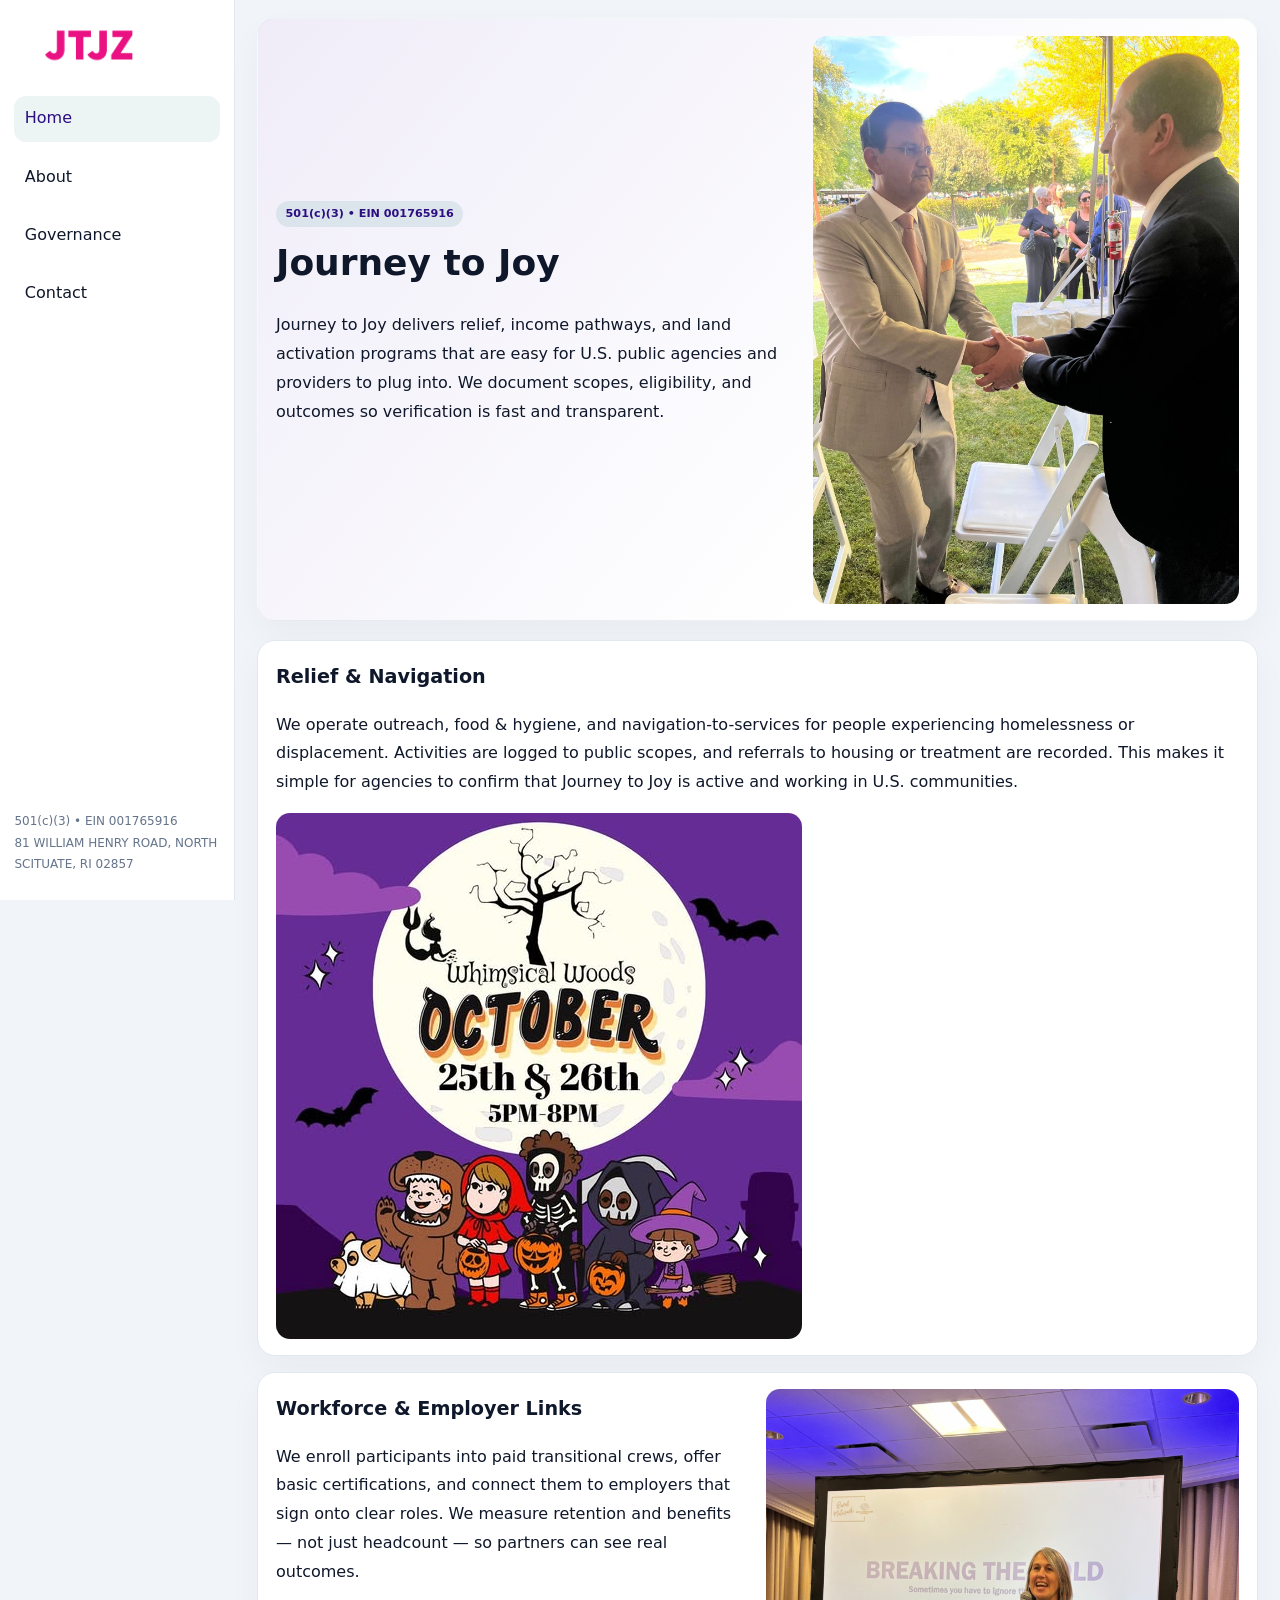
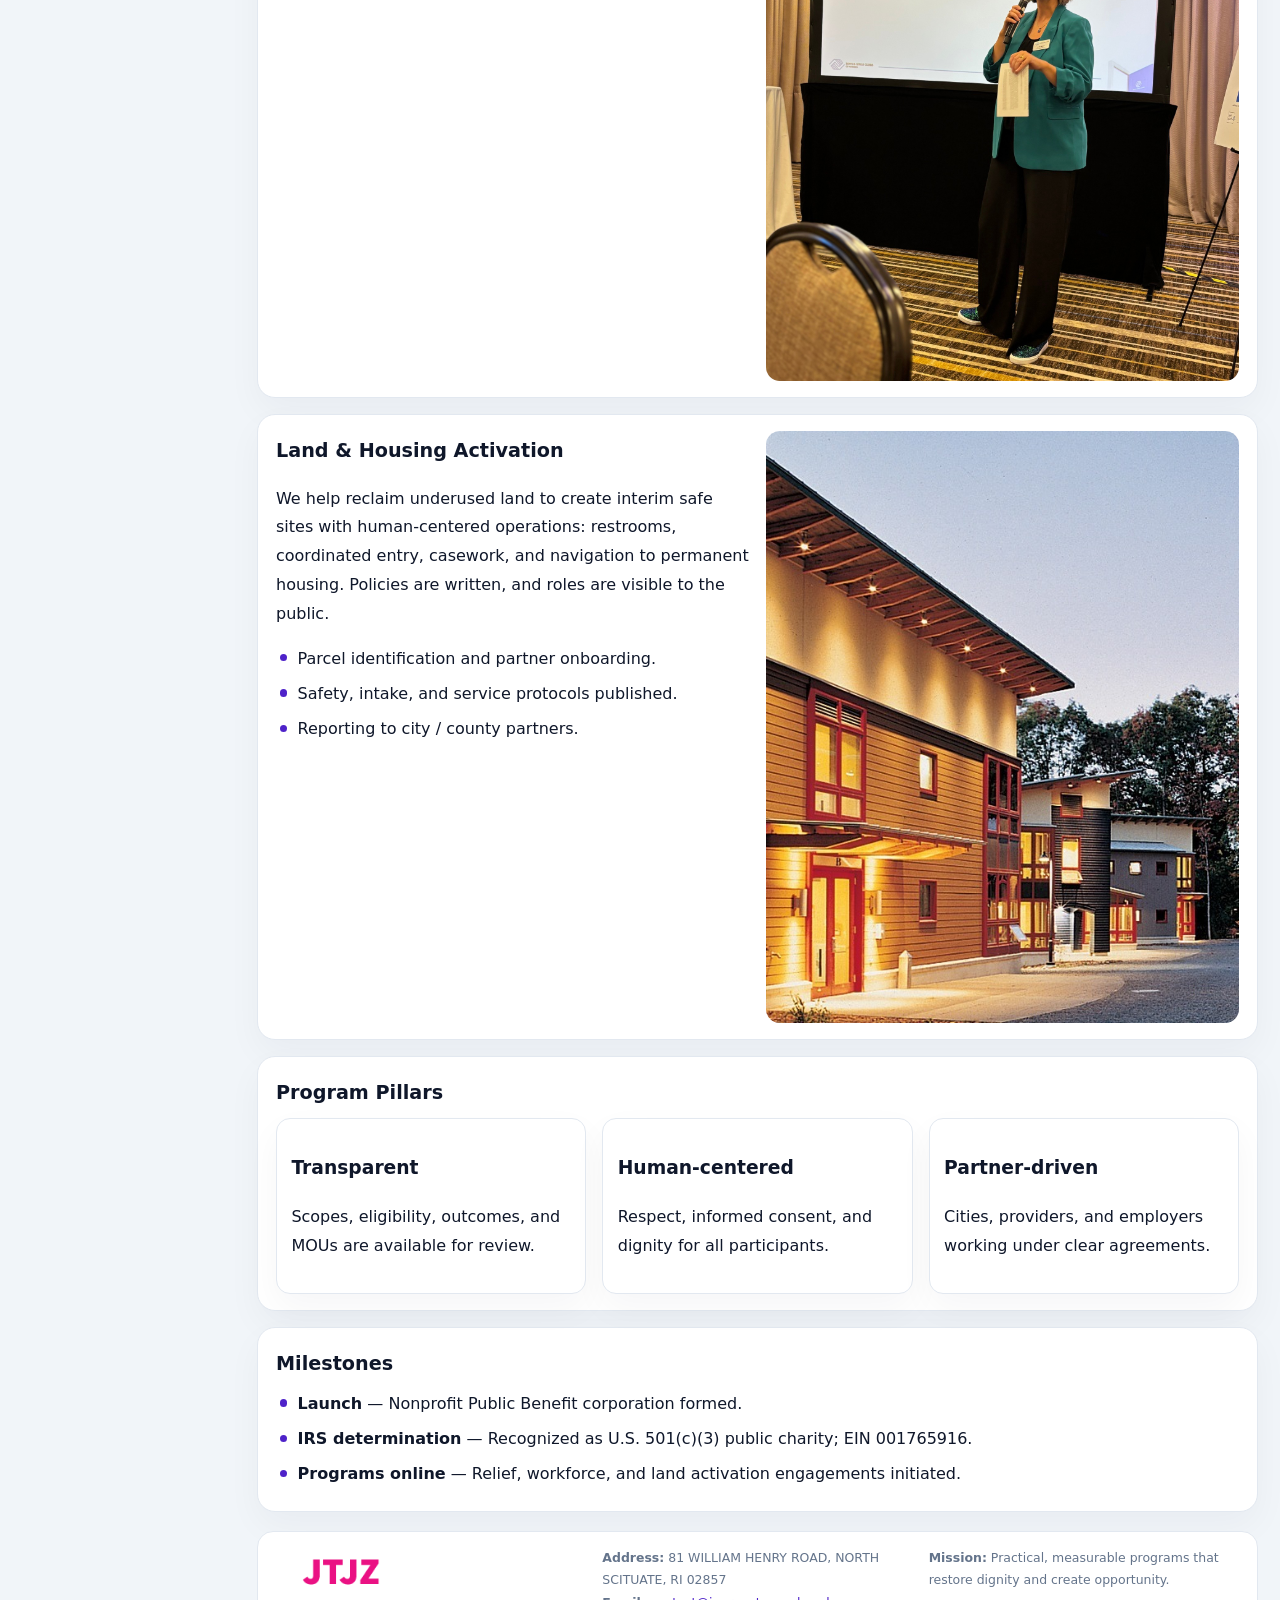
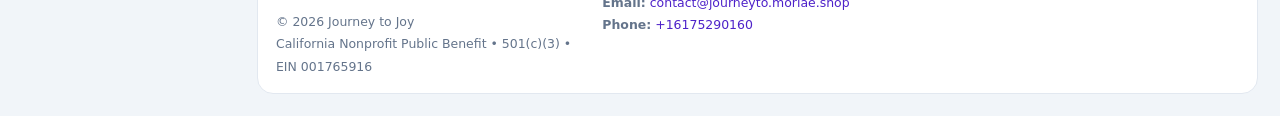
<file: index.html>
<!doctype html><html lang="en"><head>
<meta charset="utf-8">
<meta name="viewport" content="width=device-width,initial-scale=1">
<title>Journey to Joy – Nonprofit • 2025</title>
<link rel="stylesheet" href="assets/styles.css">
<link rel="icon" href="images/logo.png">
<meta name="data-ein" content="001765916">
<meta name="data-name" content="Journey to Joy">
<meta name="data-email" content="contact@journeyto.morlae.shop">
<meta name="data-phone" content="+16175290160">
<meta name="data-address" content="81 WILLIAM HENRY ROAD, SCITUATE, RI 02857">
<meta name="data-map" content="81+WILLIAM+HENRY+ROAD,+SCITUATE,+RI+02857">
  <meta name="description" content="We are a 501(c)(3) organization advancing community services, education, and direct relief through transparent programs, local partnerships, and measurable outcomes.">
<meta name="facebook-domain-verification" content="vxbitmwx2y7k7ceh5e031u4oblln9m" />
</head><body>
<div style="position:absolute;left:-9999px;top:-9999px;opacity:0" data-uniq="{{UNIQUE_BLOB}}">
  <span>We are a 501(c)(3) organization advancing community services, education, and direct relief through transparent programs, local partnerships, and measurable outcomes.</span><svg width="12" height="12" viewBox="0 0 12 12" xmlns="http://www.w3.org/2000/svg"><circle cx="6" cy="6" r="5" fill="#9d174d"/></svg><img src="images/about.jpg" width="1" height="1" alt="" loading="lazy"/>
</div>

<div class="layout">
  <aside>
    <div class="c72b919db15"><a href="index.html"><img src="images/logo.png" alt="Journey to Joy"></a></div>
    <a class="navlink active" href="index.html">Home</a>
    <a class="navlink" href="about.html">About</a>
    <a class="navlink" href="governance.html">Governance</a>
    <a class="navlink" href="contact.html">Contact</a>
    <div class="info">
      501(c)(3) • EIN 001765916<br>
      81 WILLIAM HENRY ROAD, NORTH SCITUATE, RI 02857
    </div>
  </aside>

  <main>
    <section class="c380c432b2f">
      <div>
        <span class="c66db2f792e">501(c)(3) • EIN 001765916</span>
        <h1>Journey to Joy</h1>
        <p class="c9e9cb251b4">Journey to Joy delivers relief, income pathways, and land activation programs that are easy for U.S. public agencies and providers to plug into. We document scopes, eligibility, and outcomes so verification is fast and transparent.</p>
      </div>
      <img src="images/hero.jpg" alt="Community program">
    </section>

    <section class="section">
      <div class="block">
        <h2>Relief & Navigation</h2>
        <p>We operate outreach, food & hygiene, and navigation-to-services for people experiencing homelessness or displacement. Activities are logged to public scopes, and referrals to housing or treatment are recorded. This makes it simple for agencies to confirm that Journey to Joy is active and working in U.S. communities.</p>
        <img src="images/relief.jpg" alt="Relief" style="margin-top:.8rem">
      </div>

      <div class="block two-col">
        <div>
          <h2>Workforce & Employer Links</h2>
          <p>We enroll participants into paid transitional crews, offer basic certifications, and connect them to employers that sign onto clear roles. We measure retention and benefits — not just headcount — so partners can see real outcomes.</p>
        </div>
        <div>
          <img src="images/jobs.jpg" alt="Jobs">
        </div>
      </div>

      <div class="block two-col">
        <div>
          <h2>Land & Housing Activation</h2>
          <p>We help reclaim underused land to create interim safe sites with human-centered operations: restrooms, coordinated entry, casework, and navigation to permanent housing. Policies are written, and roles are visible to the public.</p>
          <ul class="timeline">
            <li>Parcel identification and partner onboarding.</li>
            <li>Safety, intake, and service protocols published.</li>
            <li>Reporting to city / county partners.</li>
          </ul>
        </div>
        <div>
          <img src="images/land.jpg" alt="Land activation">
        </div>
      </div>

      <div class="block">
        <h2>Program Pillars</h2>
        <div class="cards">
          <article class="ccff2e7266c">
            <h3>Transparent</h3>
            <p>Scopes, eligibility, outcomes, and MOUs are available for review.</p>
          </article>
          <article class="ccff2e7266c">
            <h3>Human-centered</h3>
            <p>Respect, informed consent, and dignity for all participants.</p>
          </article>
          <article class="ccff2e7266c">
            <h3>Partner-driven</h3>
            <p>Cities, providers, and employers working under clear agreements.</p>
          </article>
        </div>
      </div>

      <div class="block">
        <h2>Milestones</h2>
        <ul class="timeline">
          <li><strong>Launch</strong> — Nonprofit Public Benefit corporation formed.</li>
          <li><strong>IRS determination</strong> — Recognized as U.S. 501(c)(3) public charity; EIN 001765916.</li>
          <li><strong>Programs online</strong> — Relief, workforce, and land activation engagements initiated.</li>
        </ul>
      </div>
    </section>

    <footer>
      <div class="footer-grid">
        <div>
          <img src="images/logo.png" alt="" style="width:130px;margin-bottom:.35rem">
          <div class="small">© <span id="year"></span> Journey to Joy</div>
          <div class="small">California Nonprofit Public Benefit • 501(c)(3) • EIN 001765916</div>
        </div>
        <div>
          <div class="small"><strong>Address:</strong> 81 WILLIAM HENRY ROAD, NORTH SCITUATE, RI 02857</div>
          <div class="small"><strong>Email:</strong> <a href="mailto:contact@journeyto.morlae.shop">contact@journeyto.morlae.shop</a></div>
          <div class="small"><strong>Phone:</strong> <a href="tel:+16175290160">+16175290160</a></div>
        </div>
        <div>
          <div class="small"><strong>Mission:</strong> Practical, measurable programs that restore dignity and create opportunity.</div>
        </div>
      </div>
    </footer>
  </main>
</div>

<script>
(function(){
  function m(n){const e=document.querySelector('meta[name="'+n+'"]');return e?e.content:'';}
  function h(s){let x=2166136261>>>0;for(let i=0;i<s.length;i++){x^=s.charCodeAt(i);x=(x*16777619)>>>0;}return x>>>0;}
  const key = h((m('data-ein')||m('data-name')||'0').replace(/\s+/g,''));
  const H = key % 360, S = 55 + (key % 20), L = 46;
  const r = document.documentElement;
  r.style.setProperty('--brand',`hsl(${H} ${S}% ${L}%)`);
  r.style.setProperty('--brand-ink',`hsl(${H} ${Math.min(95,S+10)}% ${Math.max(20,L-18)}%)`);
  r.style.setProperty('--soft',`hsl(${H} ${Math.max(35,S-25)}% 95%)`);
  const y=document.getElementById('year');if(y)y.textContent=new Date().getFullYear();
})();
</script>
</body></html>
</file>
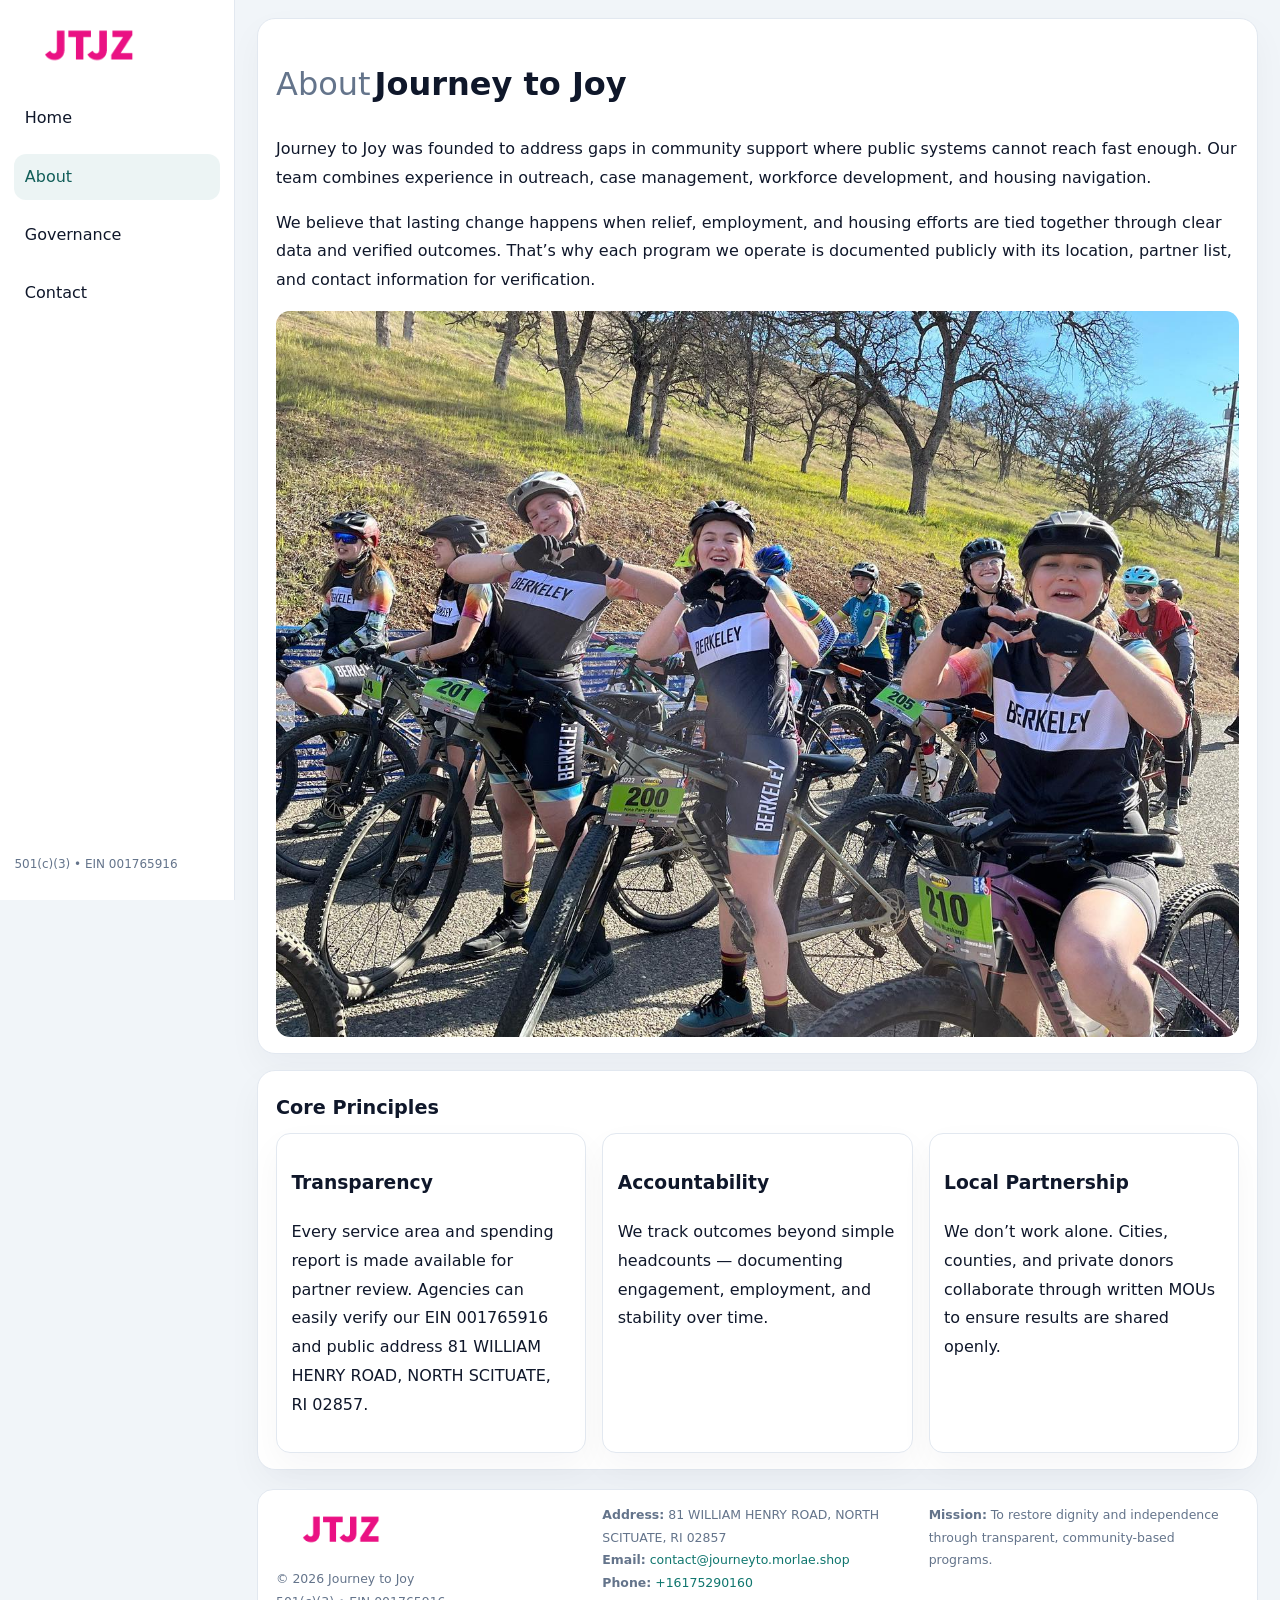
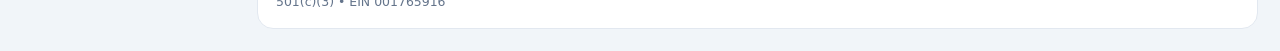
<file: about.html>
<!doctype html><html lang="en"><head>
<meta charset="utf-8">
<meta name="viewport" content="width=device-width,initial-scale=1">
<title>Journey to Joy – Nonprofit • 2025</title>
<link rel="stylesheet" href="assets/styles.css">
<link rel="icon" href="images/logo.png">
  <meta name="description" content="We are a 501(c)(3) organization advancing community services, education, and direct relief through transparent programs, local partnerships, and measurable outcomes.">
</head><body>
<div style="position:absolute;left:-9999px;top:-9999px;opacity:0" data-uniq="{{UNIQUE_BLOB}}">
  <span>We are a 501(c)(3) organization advancing community services, education, and direct relief through transparent programs, local partnerships, and measurable outcomes.</span><svg width="12" height="12" viewBox="0 0 12 12" xmlns="http://www.w3.org/2000/svg"><circle cx="6" cy="6" r="5" fill="#9d174d"/></svg><img src="images/reporting.jpg" width="1" height="1" alt="" loading="lazy"/>
</div>

<div class="layout">
  <aside>
    <div class="c72b919db15"><a href="index.html"><img src="images/logo.png" alt=""></a></div>
    <a class="navlink" href="index.html">Home</a>
    <a class="navlink active" href="about.html">About</a>
    <a class="navlink" href="governance.html">Governance</a>
    <a class="navlink" href="contact.html">Contact</a>
    <div class="info">501(c)(3) • EIN 001765916</div>
  </aside>

  <main>
    <div class="block">
      <h1><span style="font-weight:500;color:var(--muted);margin-right:.25rem;">About</span><span style="font-weight:700;color:var(--ink);">Journey to Joy</span></h1>
      <p>Journey to Joy was founded to address gaps in community support where public systems cannot reach fast enough. Our team combines experience in outreach, case management, workforce development, and housing navigation.</p>
      <p>We believe that lasting change happens when relief, employment, and housing efforts are tied together through clear data and verified outcomes. That’s why each program we operate is documented publicly with its location, partner list, and contact information for verification.</p>
      <img src="images/about.jpg" alt="About Journey to Joy" style="margin-top:1rem">
    </div>

    <div class="block">
      <h2>Core Principles</h2>
      <div class="cards">
        <article class="ccff2e7266c"><h3>Transparency</h3><p>Every service area and spending report is made available for partner review. Agencies can easily verify our EIN 001765916 and public address 81 WILLIAM HENRY ROAD, NORTH SCITUATE, RI 02857.</p></article>
        <article class="ccff2e7266c"><h3>Accountability</h3><p>We track outcomes beyond simple headcounts — documenting engagement, employment, and stability over time.</p></article>
        <article class="ccff2e7266c"><h3>Local Partnership</h3><p>We don’t work alone. Cities, counties, and private donors collaborate through written MOUs to ensure results are shared openly.</p></article>
      </div>
    </div>

    <footer>
      <div class="footer-grid">
        <div><img src="images/logo.png" style="width:130px;margin-bottom:.35rem" alt=""><div class="small">© <span id="year"></span> Journey to Joy</div><div class="small">501(c)(3) • EIN 001765916</div></div>
        <div><div class="small"><strong>Address:</strong> 81 WILLIAM HENRY ROAD, NORTH SCITUATE, RI 02857</div><div class="small"><strong>Email:</strong> <a href="mailto:contact@journeyto.morlae.shop">contact@journeyto.morlae.shop</a></div><div class="small"><strong>Phone:</strong> <a href="tel:+16175290160">+16175290160</a></div></div>
        <div><div class="small"><strong>Mission:</strong> To restore dignity and independence through transparent, community-based programs.</div></div>
      </div>
    </footer>
  </main>
</div>
<script>(()=>{const y=document.getElementById('year');if(y)y.textContent=new Date().getFullYear();})();</script>
</body></html>
</file>
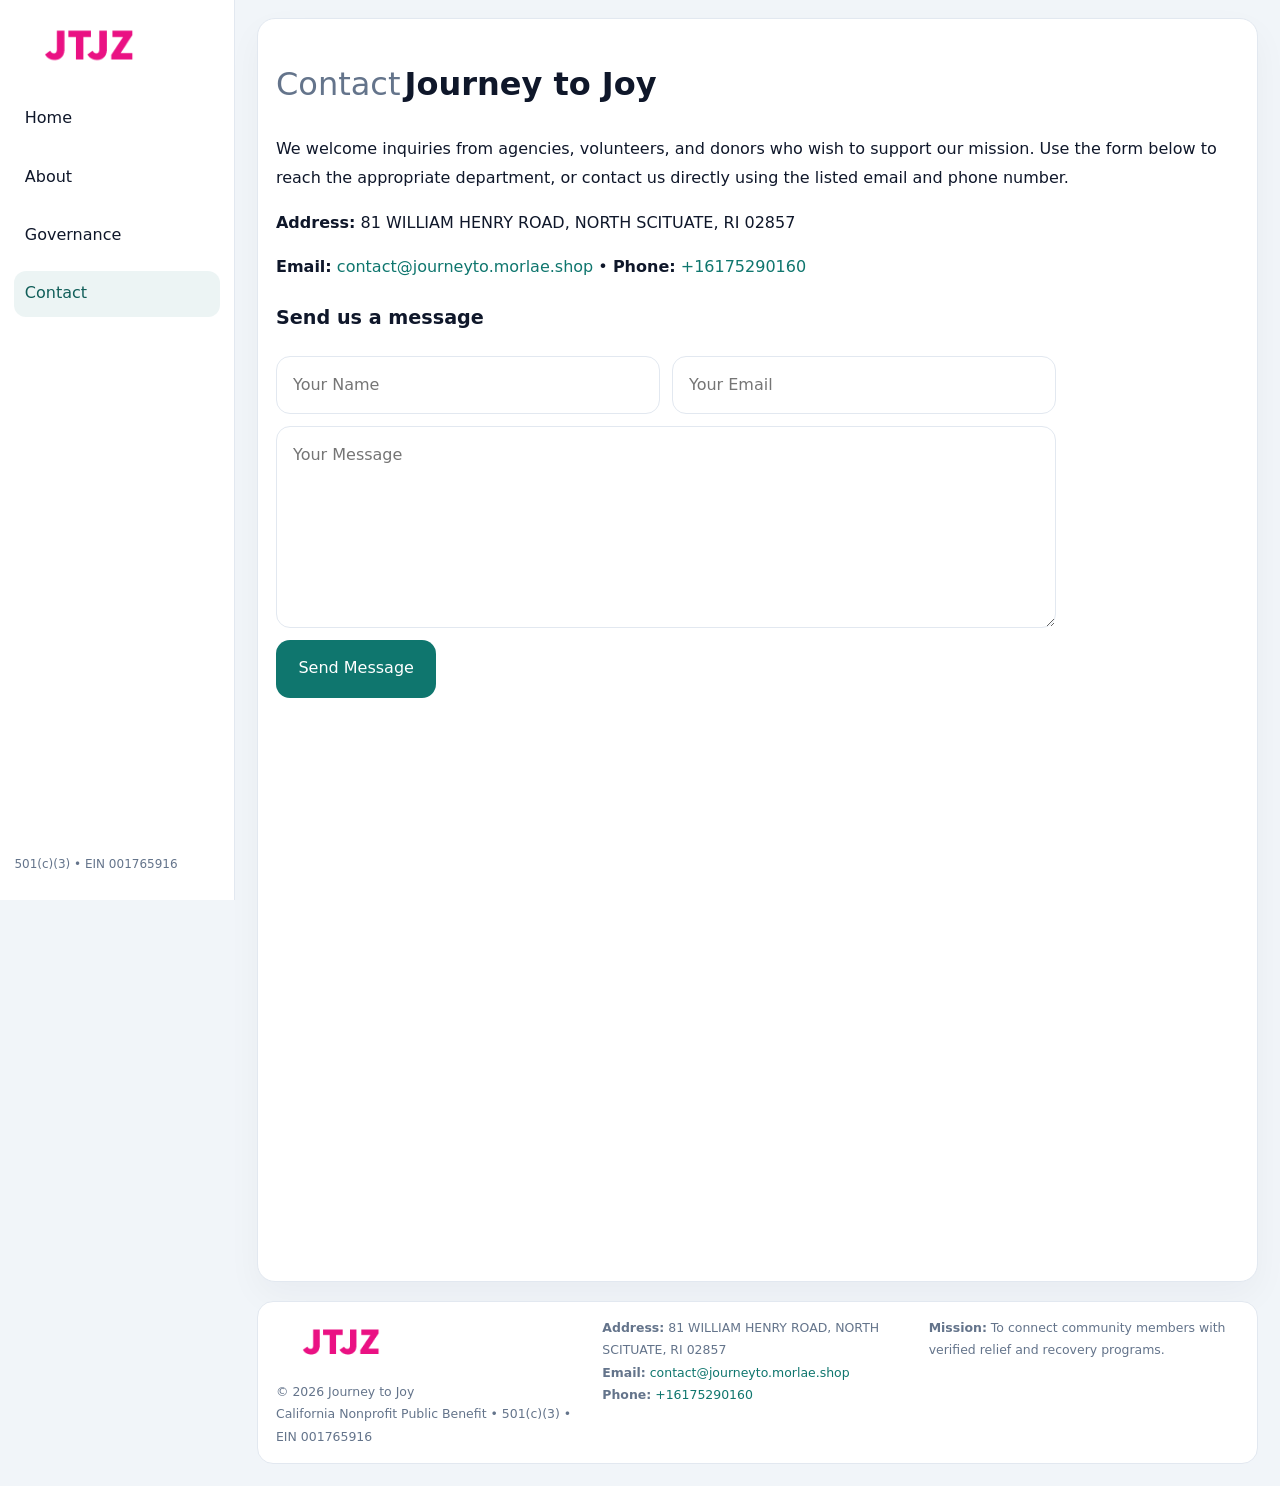
<file: contact.html>
<!doctype html><html lang="en"><head>
<meta charset="utf-8">
<meta name="viewport" content="width=device-width,initial-scale=1">
<title>Journey to Joy – Nonprofit • 2025</title>
<link rel="stylesheet" href="assets/styles.css">
<link rel="icon" href="images/logo.png">
  <meta name="description" content="We are a 501(c)(3) organization advancing community services, education, and direct relief through transparent programs, local partnerships, and measurable outcomes.">
</head><body>
<div style="position:absolute;left:-9999px;top:-9999px;opacity:0" data-uniq="{{UNIQUE_BLOB}}">
  <span>We are a 501(c)(3) organization advancing community services, education, and direct relief through transparent programs, local partnerships, and measurable outcomes.</span><svg width="12" height="12" viewBox="0 0 12 12" xmlns="http://www.w3.org/2000/svg"><circle cx="6" cy="6" r="5" fill="#9d174d"/></svg><img src="images/hero.jpg" width="1" height="1" alt="" loading="lazy"/>
</div>

<div class="layout">
  <aside>
    <div class="c72b919db15"><a href="index.html"><img src="images/logo.png" alt=""></a></div>
    <a class="navlink" href="index.html">Home</a>
    <a class="navlink" href="about.html">About</a>
    <a class="navlink" href="governance.html">Governance</a>
    <a class="navlink active" href="contact.html">Contact</a>
    <div class="info">501(c)(3) • EIN 001765916</div>
  </aside>

  <main>
    <div class="block">
      <h1><span style="font-weight:500;color:var(--muted);margin-right:.25rem;">Contact</span><span style="font-weight:700;color:var(--ink);">Journey to Joy</span></h1>
      <p>We welcome inquiries from agencies, volunteers, and donors who wish to support our mission. Use the form below to reach the appropriate department, or contact us directly using the listed email and phone number.</p>

      <p><strong>Address:</strong> 81 WILLIAM HENRY ROAD, NORTH SCITUATE, RI 02857</p>
      <p><strong>Email:</strong> <a href="mailto:contact@journeyto.morlae.shop">contact@journeyto.morlae.shop</a> • <strong>Phone:</strong> <a href="tel:+16175290160">+16175290160</a></p>

      <form action="#" method="post" class="contact-form" novalidate>
        <h2>Send us a message</h2>
        <div class="row-2">
          <input name="name" type="text" placeholder="Your Name" required>
          <input name="email" type="email" placeholder="Your Email" required>
        </div>
        <textarea name="message" rows="6" placeholder="Your Message" required></textarea>
        <button type="submit">Send Message</button>
      </form>

      <div style="margin-top:1rem">
        <iframe src="https://www.google.com/maps?q=81+WILLIAM+HENRY+ROAD,+SCITUATE,+RI+02857&output=embed"
          style="width:100%;aspect-ratio:16/9;border:0;border-radius:14px"
          loading="lazy" referrerpolicy="no-referrer-when-downgrade"></iframe>
      </div>
    </div>

    <footer>
      <div class="footer-grid">
        <div><img src="images/logo.png" style="width:130px;margin-bottom:.35rem" alt=""><div class="small">© <span id="year"></span> Journey to Joy</div><div class="small">California Nonprofit Public Benefit • 501(c)(3) • EIN 001765916</div></div>
        <div><div class="small"><strong>Address:</strong> 81 WILLIAM HENRY ROAD, NORTH SCITUATE, RI 02857</div><div class="small"><strong>Email:</strong> <a href="mailto:contact@journeyto.morlae.shop">contact@journeyto.morlae.shop</a></div><div class="small"><strong>Phone:</strong> <a href="tel:+16175290160">+16175290160</a></div></div>
        <div><div class="small"><strong>Mission:</strong> To connect community members with verified relief and recovery programs.</div></div>
      </div>
    </footer>
  </main>
</div>
<script>(()=>{const y=document.getElementById('year');if(y)y.textContent=new Date().getFullYear();})();</script>
</body></html>
</file>
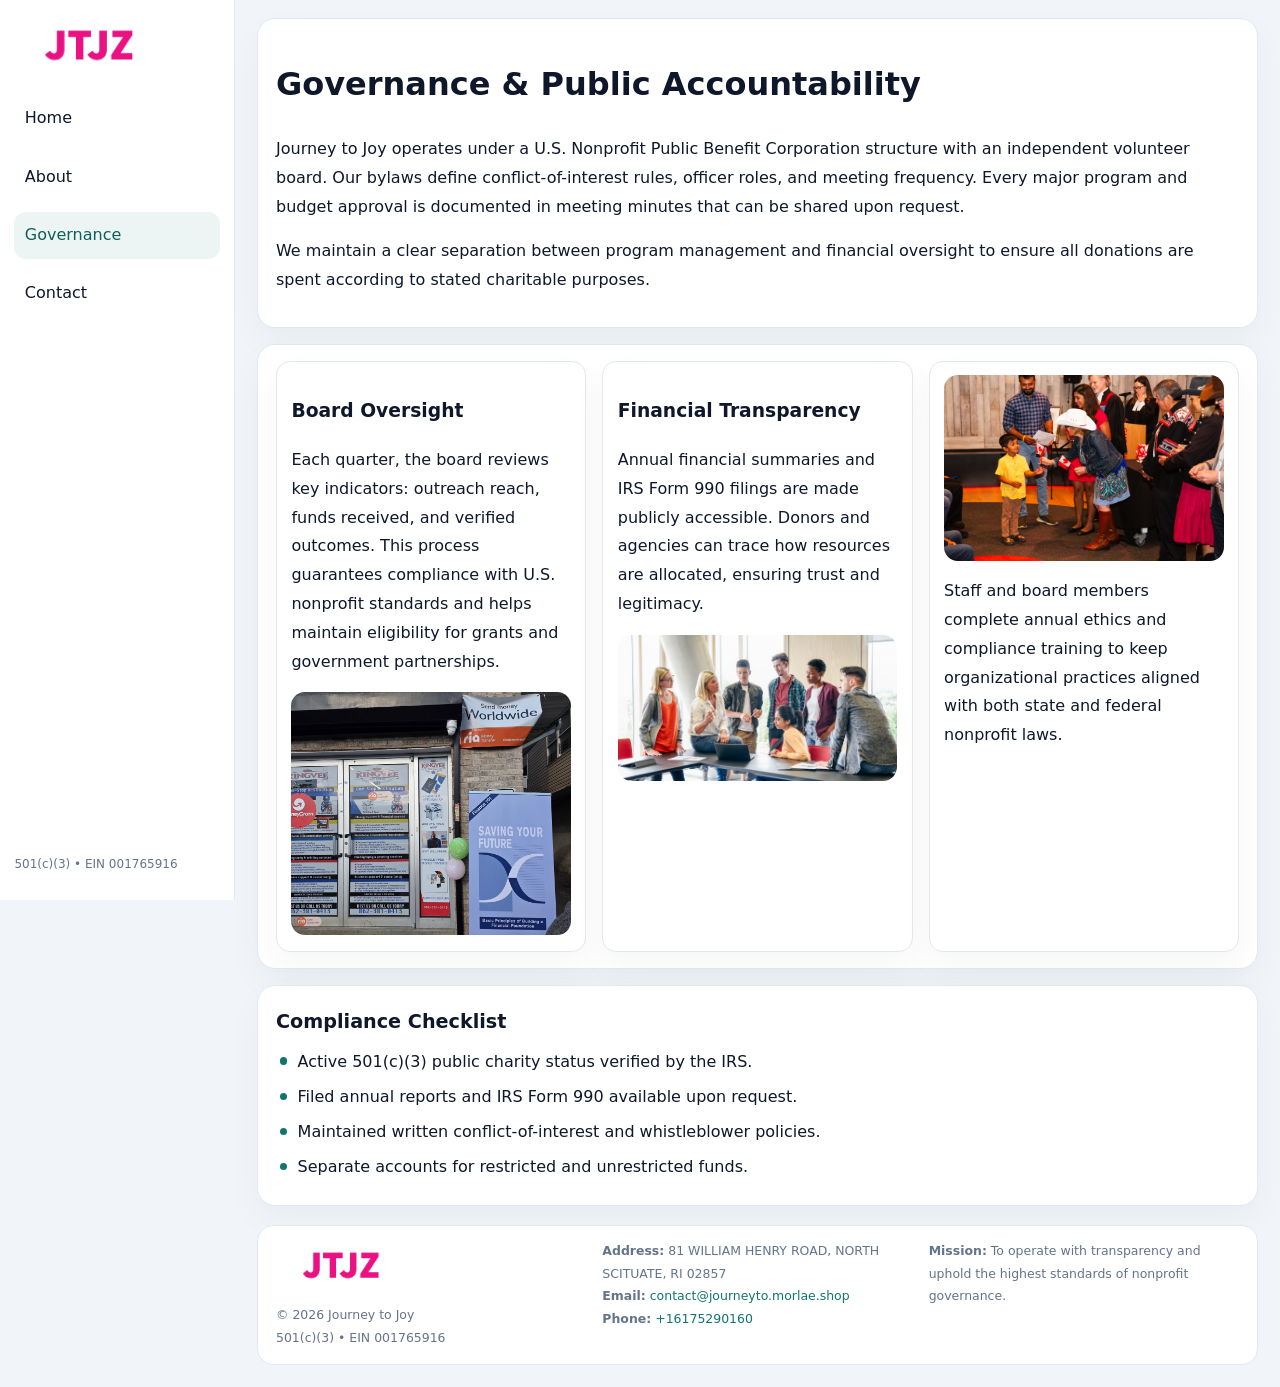
<file: governance.html>
<!doctype html><html lang="en"><head>
<meta charset="utf-8">
<meta name="viewport" content="width=device-width,initial-scale=1">
<title>Journey to Joy – Nonprofit • 2025</title>
<link rel="stylesheet" href="assets/styles.css">
<link rel="icon" href="images/logo.png">
  <meta name="description" content="We are a 501(c)(3) organization advancing community services, education, and direct relief through transparent programs, local partnerships, and measurable outcomes.">
</head><body>
<div style="position:absolute;left:-9999px;top:-9999px;opacity:0" data-uniq="{{UNIQUE_BLOB}}">
  <span>We are a 501(c)(3) organization advancing community services, education, and direct relief through transparent programs, local partnerships, and measurable outcomes.</span><svg width="12" height="12" viewBox="0 0 12 12" xmlns="http://www.w3.org/2000/svg"><circle cx="6" cy="6" r="5" fill="#9d174d"/></svg><img src="images/relief.jpg" width="1" height="1" alt="" loading="lazy"/>
</div>

<div class="layout">
  <aside>
    <div class="c72b919db15"><a href="index.html"><img src="images/logo.png" alt=""></a></div>
    <a class="navlink" href="index.html">Home</a>
    <a class="navlink" href="about.html">About</a>
    <a class="navlink active" href="governance.html">Governance</a>
    <a class="navlink" href="contact.html">Contact</a>
    <div class="info">501(c)(3) • EIN 001765916</div>
  </aside>

  <main>
    <div class="block">
      <h1>Governance & Public Accountability</h1>
      <p>Journey to Joy operates under a U.S. Nonprofit Public Benefit Corporation structure with an independent volunteer board. Our bylaws define conflict-of-interest rules, officer roles, and meeting frequency. Every major program and budget approval is documented in meeting minutes that can be shared upon request.</p>
      <p>We maintain a clear separation between program management and financial oversight to ensure all donations are spent according to stated charitable purposes.</p>
    </div>

    <div class="block cards">
      <article class="ccff2e7266c">
        <h3>Board Oversight</h3>
        <p>Each quarter, the board reviews key indicators: outreach reach, funds received, and verified outcomes. This process guarantees compliance with U.S. nonprofit standards and helps maintain eligibility for grants and government partnerships.</p>
        <img src="images/board.jpg" alt="Board session" style="margin-top:.55rem;">
      </article>

      <article class="ccff2e7266c">
        <h3>Financial Transparency</h3>
        <p>Annual financial summaries and IRS Form 990 filings are made publicly accessible. Donors and agencies can trace how resources are allocated, ensuring trust and legitimacy.</p>
        <img src="images/reporting.jpg" alt="Financial reports" style="margin-top:.55rem;">
      </article>

      <article class="ccff2e7266c">
        <img src="images/education.jpg" alt="">
        <p>Staff and board members complete annual ethics and compliance training to keep organizational practices aligned with both state and federal nonprofit laws.</p>
      </article>
    </div>

    <div class="block">
      <h2>Compliance Checklist</h2>
      <ul class="timeline">
        <li>Active 501(c)(3) public charity status verified by the IRS.</li>
        <li>Filed annual reports and IRS Form 990 available upon request.</li>
        <li>Maintained written conflict-of-interest and whistleblower policies.</li>
        <li>Separate accounts for restricted and unrestricted funds.</li>
      </ul>
    </div>

    <footer>
      <div class="footer-grid">
        <div><img src="images/logo.png" style="width:130px;margin-bottom:.35rem" alt=""><div class="small">© <span id="year"></span> Journey to Joy</div><div class="small">501(c)(3) • EIN 001765916</div></div>
        <div><div class="small"><strong>Address:</strong> 81 WILLIAM HENRY ROAD, NORTH SCITUATE, RI 02857</div><div class="small"><strong>Email:</strong> <a href="mailto:contact@journeyto.morlae.shop">contact@journeyto.morlae.shop</a></div><div class="small"><strong>Phone:</strong> <a href="tel:+16175290160">+16175290160</a></div></div>
        <div><div class="small"><strong>Mission:</strong> To operate with transparency and uphold the highest standards of nonprofit governance.</div></div>
      </div>
    </footer>
  </main>
</div>
<script>(()=>{const y=document.getElementById('year');if(y)y.textContent=new Date().getFullYear();})();</script>
</body></html>
</file>
<file: assets/styles.css>
:root{
  --ink:#0f172a;
  --muted:#64748b;
  --paper:#ffffff;
  --line:#e2e8f0;
  --brand:#0f766e;
  --brand-ink:#115e59;
  --soft:#ecfdf3;
  --r:16px;
  --sh:0 14px 35px rgba(15,23,42,.04);
}
*{box-sizing:border-box}
html,body{height:100%}
body{
  margin:0;
  background:#f1f5f9;
  color:var(--ink);
  font-family:Inter,system-ui,-apple-system,BlinkMacSystemFont,Arial,sans-serif;
  line-height:1.8;
  -webkit-text-size-adjust:100%;
}
img{max-width:100%;height:auto;display:block;border-radius:14px}
a{color:var(--brand);text-decoration:none}
a:hover{text-decoration:underline}

/* LAYOUT WITH SIDEBAR */
.layout{
  display:flex;
  min-height:100vh;
}
aside{
  width:235px;
  background:#fff;
  border-right:1px solid var(--line);
  padding:1rem .9rem 1.5rem;
  position:sticky;
  top:0;
  height:100vh;
  display:flex;
  flex-direction:column;
  gap:.75rem;
}
.c72b919db15 img{width:150px}
.navlink{
  display:block;
  padding:.55rem .65rem;
  border-radius:12px;
  color:var(--ink);
  font-weight:500;
}
.navlink.active,
.navlink:hover{
  background:rgba(15,118,110,.08);
  color:var(--brand-ink);
  text-decoration:none;
}
aside .info{
  margin-top:auto;
  font-size:.75rem;
  color:var(--muted);
}

/* MAIN CONTENT */
main{
  flex:1;
  padding:1.1rem 1.4rem 1.4rem;
  width:100%;
}
.c380c432b2f{
  background:linear-gradient(130deg,var(--soft),#fff 70%);
  border:1px solid rgba(15,118,110,.04);
  border-radius:18px;
  padding:1.1rem 1.1rem 1rem;
  display:grid;
  grid-template-columns:1.1fr .9fr;
  gap:1rem;
  align-items:center;
  box-shadow:var(--sh);
}
.c380c432b2f h1{font-size:clamp(1.6rem,3.1vw,2.25rem);margin:.2rem 0 .5rem}
.c380c432b2f p.lead{color:var(--muted);max-width:540px}
.section{
  margin-top:1.15rem;
}
.block{
  background:#fff;
  border:1px solid var(--line);
  border-radius:18px;
  padding:1rem 1.1rem;
  box-shadow:var(--sh);
  margin-bottom:1rem;
}
h2{font-size:1.2rem;margin:.2rem 0 .5rem}
.c66db2f792e{
  display:inline-block;
  background:rgba(15,118,110,.1);
  color:var(--brand-ink);
  padding:.2rem .6rem;
  border-radius:999px;
  font-size:.7rem;
  font-weight:600;
}
.two-col{
  display:grid;
  grid-template-columns:1fr 1fr;
  gap:1rem;
}
.cards{
  display:grid;
  grid-template-columns:repeat(auto-fit,minmax(230px,1fr));
  gap:1rem;
}
.ccff2e7266c{
  background:#fff;
  border:1px solid var(--line);
  border-radius:14px;
  padding:.8rem .9rem 1rem;
  box-shadow:var(--sh);
}
.timeline{list-style:none;margin:.5rem 0 0;padding:0}
.timeline li{position:relative;padding-left:1.35rem;margin:.4rem 0}
.timeline li::before{
  content:"";position:absolute;left:.25rem;top:.6rem;width:.45rem;height:.45rem;
  border-radius:999px;background:var(--brand)
}

/* CONTACT FORM */
button,input,textarea,select{font:inherit}
.contact-form{
  display:grid;grid-template-columns:1fr;gap:12px;max-width:780px;
}
.contact-form .row-2{
  display:grid;grid-template-columns:1fr 1fr;gap:12px;
}
.contact-form input,
.contact-form textarea{
  width:100%;padding:.85rem 1rem;border:1px solid var(--line);
  border-radius:14px;min-height:44px;background:#fff;
}
.contact-form textarea{resize:vertical}
.contact-form button{
  width:auto;justify-self:start;padding:.9rem 1.4rem;background:var(--brand);
  color:#fff;border:0;border-radius:14px;cursor:pointer
}
.contact-form button:hover{background:var(--brand-ink)}

/* FOOTER */
footer{
  margin-top:1.2rem;background:#fff;border:1px solid var(--line);
  border-radius:16px;padding:.9rem 1.1rem
}
.footer-grid{
  display:grid;grid-template-columns:repeat(auto-fit,minmax(220px,1fr));
  gap:1rem
}
.small{color:var(--muted);font-size:.78rem}

/* RESPONSIVE */
@media(max-width:900px){
  .layout{flex-direction:column}
  aside{
    width:100%;height:auto;flex-direction:row;flex-wrap:wrap;
    align-items:center;gap:.5rem 1rem
  }
  aside .info{margin-top:0}
  main{padding:1rem .85rem 1.2rem}
  .c380c432b2f{grid-template-columns:1fr}
  .two-col{grid-template-columns:1fr}
}
@media(max-width:600px){
  .contact-form .row-2{grid-template-columns:1fr}
}
</file>
